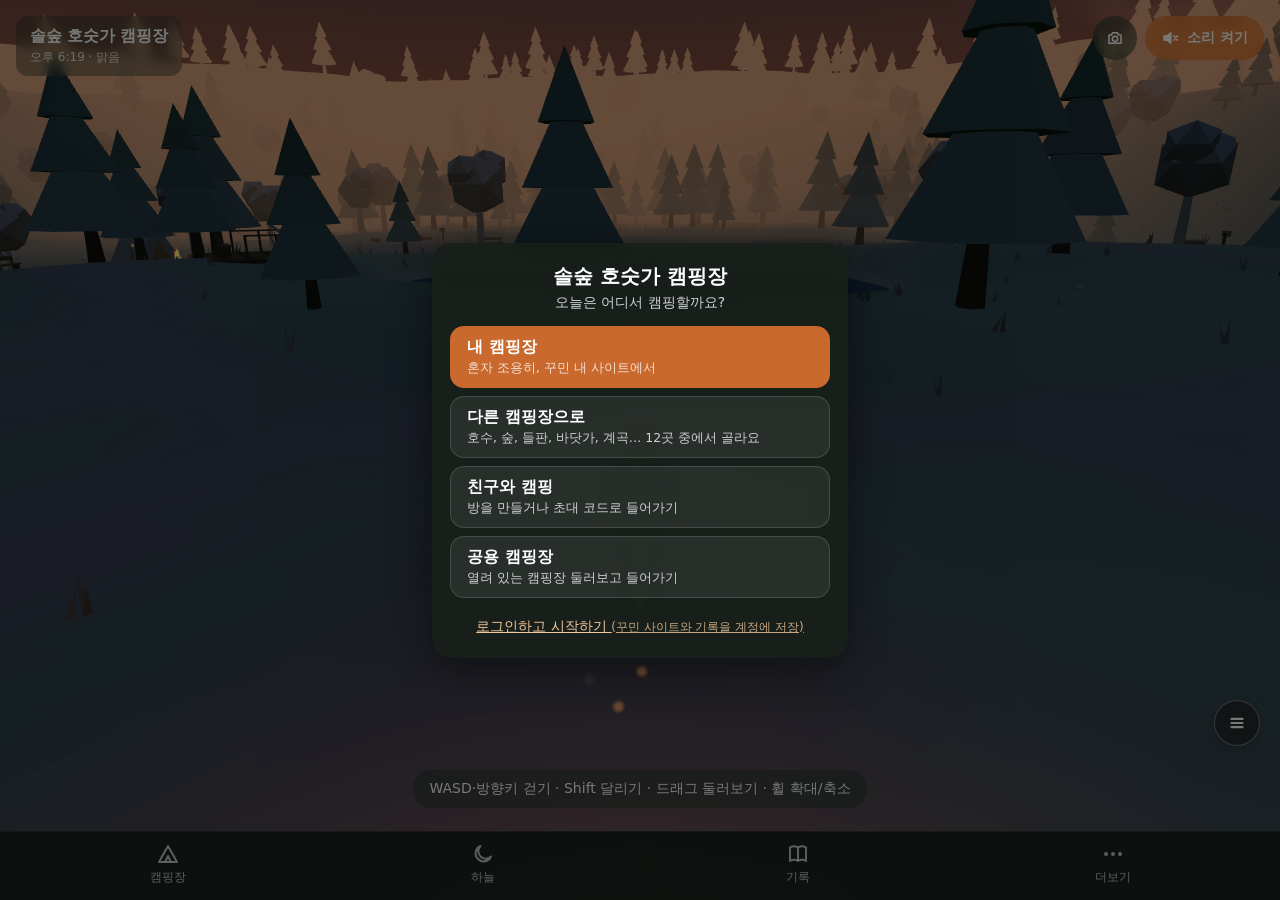
<file: index.html>
<!doctype html>
<html lang="ko">
  <head>
    <meta charset="UTF-8" />
    <meta
      name="viewport"
      content="width=device-width, initial-scale=1.0, maximum-scale=1.0, user-scalable=no, viewport-fit=cover, interactive-widget=resizes-content"
    />
    <meta name="theme-color" content="#0f1d2b" />
    <link rel="manifest" href="./manifest.webmanifest" />
    <link rel="icon" type="image/png" href="./icons/favicon-64.png" />
    <link rel="apple-touch-icon" href="./icons/apple-touch-icon.png" />
    <meta name="apple-mobile-web-app-capable" content="yes" />
    <meta name="apple-mobile-web-app-status-bar-style" content="black-translucent" />
    <meta name="apple-mobile-web-app-title" content="솔숲 캠핑장" />
    <title>솔숲 호숫가 캠핑장</title>
    <script type="module" crossorigin src="./assets/index-p2bHSOkL.js"></script>
    <link rel="stylesheet" crossorigin href="./assets/index-C5TDULiP.css">
  </head>
  <body>
    <div id="root"></div>
  </body>
</html>
</file>
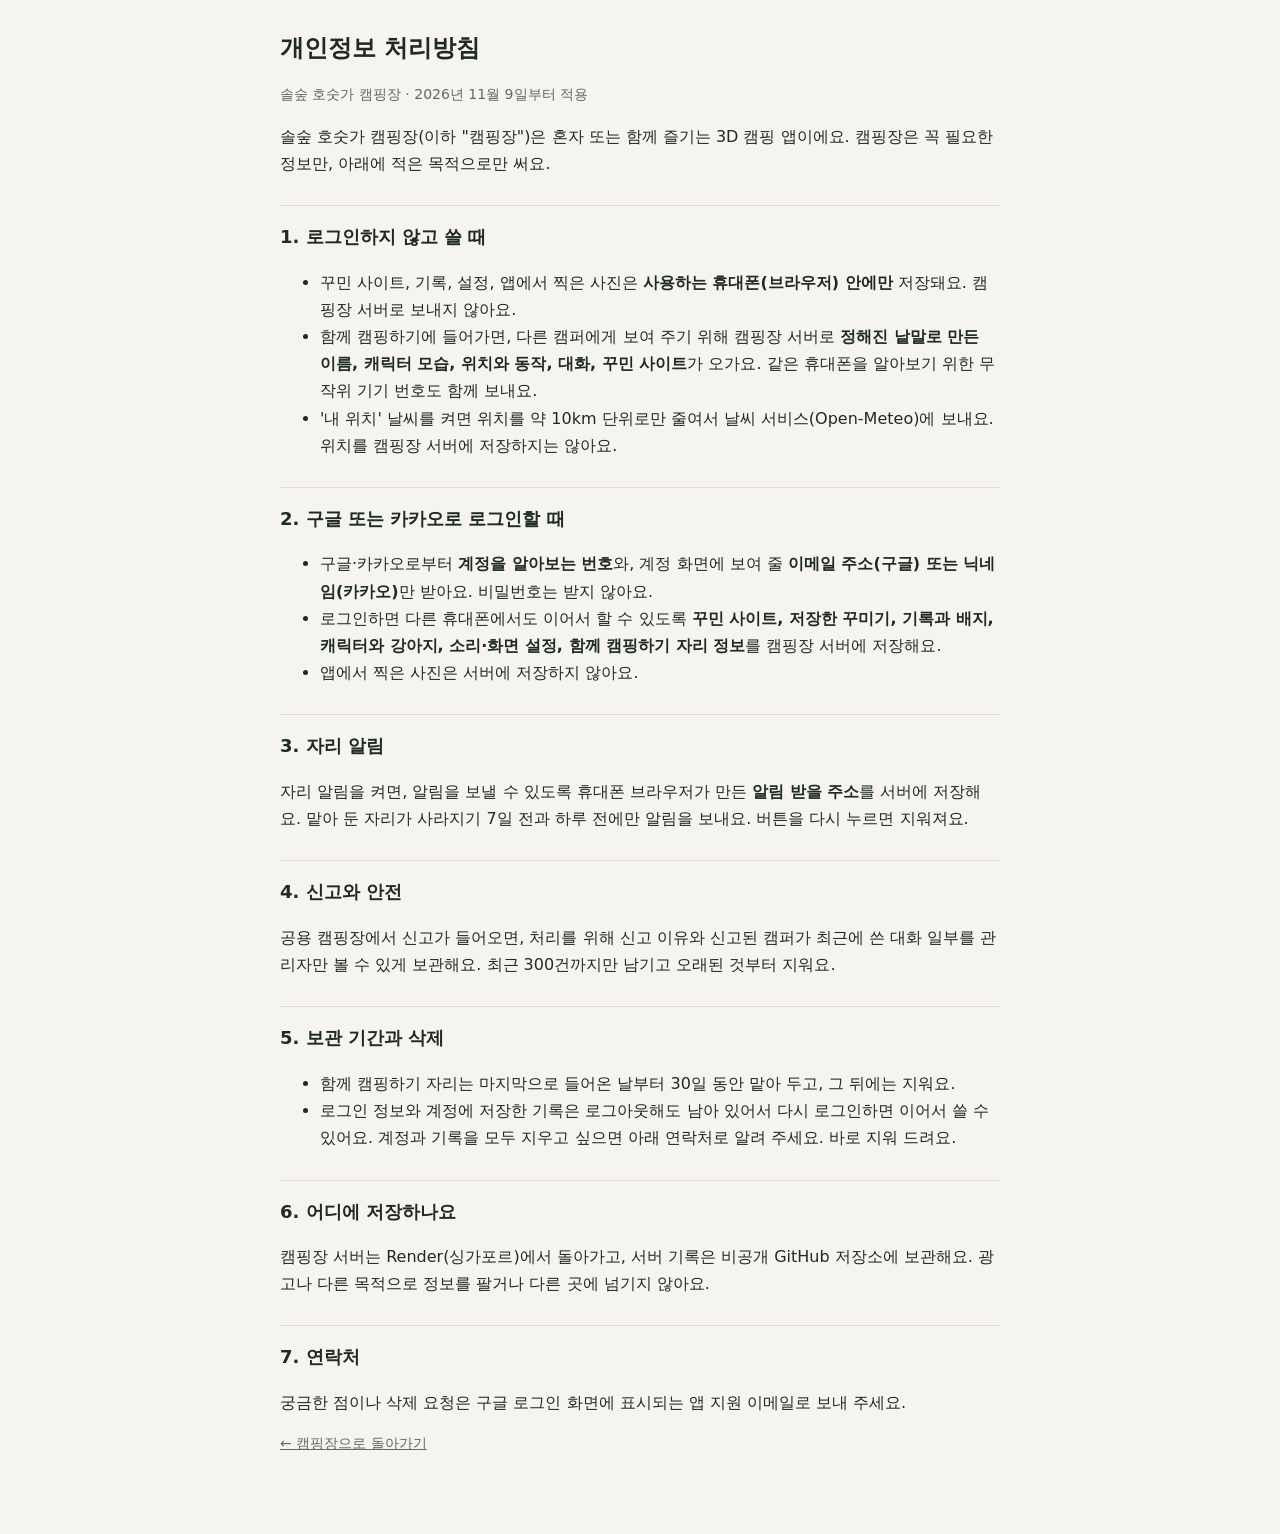
<file: privacy.html>
<!doctype html>
<html lang="ko">
<head>
<meta charset="utf-8" />
<meta name="viewport" content="width=device-width, initial-scale=1" />
<title>개인정보 처리방침 · 솔숲 호숫가 캠핑장</title>
<style>
  :root { --bg: #f6f4ef; --ink: #1f2a24; --soft: #5f6a63; --line: #e2ddd2; }
  @media (prefers-color-scheme: dark) { :root { --bg: #141815; --ink: #e8ece9; --soft: #a3ada6; --line: #2d352f; } }
  body { margin: 0; background: var(--bg); color: var(--ink); font: 16px/1.7 system-ui, -apple-system, "Apple SD Gothic Neo", "Malgun Gothic", sans-serif; }
  main { max-width: 720px; margin: 0 auto; padding: 28px 16px 64px; }
  h1 { font-size: 24px; margin: 0 0 4px; }
  h2 { font-size: 18px; margin: 28px 0 6px; padding-top: 16px; border-top: 1px solid var(--line); }
  p, li { color: var(--ink); }
  .soft { color: var(--soft); font-size: 14px; }
  a { color: inherit; }
</style>
</head>
<body>
<main>
  <h1>개인정보 처리방침</h1>
  <p class="soft">솔숲 호숫가 캠핑장 · 2026년 11월 9일부터 적용</p>

  <p>솔숲 호숫가 캠핑장(이하 "캠핑장")은 혼자 또는 함께 즐기는 3D 캠핑 앱이에요. 캠핑장은 꼭 필요한 정보만, 아래에 적은 목적으로만 써요.</p>

  <h2>1. 로그인하지 않고 쓸 때</h2>
  <ul>
    <li>꾸민 사이트, 기록, 설정, 앱에서 찍은 사진은 <strong>사용하는 휴대폰(브라우저) 안에만</strong> 저장돼요. 캠핑장 서버로 보내지 않아요.</li>
    <li>함께 캠핑하기에 들어가면, 다른 캠퍼에게 보여 주기 위해 캠핑장 서버로 <strong>정해진 낱말로 만든 이름, 캐릭터 모습, 위치와 동작, 대화, 꾸민 사이트</strong>가 오가요. 같은 휴대폰을 알아보기 위한 무작위 기기 번호도 함께 보내요.</li>
    <li>'내 위치' 날씨를 켜면 위치를 약 10km 단위로만 줄여서 날씨 서비스(Open-Meteo)에 보내요. 위치를 캠핑장 서버에 저장하지는 않아요.</li>
  </ul>

  <h2>2. 구글 또는 카카오로 로그인할 때</h2>
  <ul>
    <li>구글·카카오로부터 <strong>계정을 알아보는 번호</strong>와, 계정 화면에 보여 줄 <strong>이메일 주소(구글) 또는 닉네임(카카오)</strong>만 받아요. 비밀번호는 받지 않아요.</li>
    <li>로그인하면 다른 휴대폰에서도 이어서 할 수 있도록 <strong>꾸민 사이트, 저장한 꾸미기, 기록과 배지, 캐릭터와 강아지, 소리·화면 설정, 함께 캠핑하기 자리 정보</strong>를 캠핑장 서버에 저장해요.</li>
    <li>앱에서 찍은 사진은 서버에 저장하지 않아요.</li>
  </ul>

  <h2>3. 자리 알림</h2>
  <p>자리 알림을 켜면, 알림을 보낼 수 있도록 휴대폰 브라우저가 만든 <strong>알림 받을 주소</strong>를 서버에 저장해요. 맡아 둔 자리가 사라지기 7일 전과 하루 전에만 알림을 보내요. 버튼을 다시 누르면 지워져요.</p>

  <h2>4. 신고와 안전</h2>
  <p>공용 캠핑장에서 신고가 들어오면, 처리를 위해 신고 이유와 신고된 캠퍼가 최근에 쓴 대화 일부를 관리자만 볼 수 있게 보관해요. 최근 300건까지만 남기고 오래된 것부터 지워요.</p>

  <h2>5. 보관 기간과 삭제</h2>
  <ul>
    <li>함께 캠핑하기 자리는 마지막으로 들어온 날부터 30일 동안 맡아 두고, 그 뒤에는 지워요.</li>
    <li>로그인 정보와 계정에 저장한 기록은 로그아웃해도 남아 있어서 다시 로그인하면 이어서 쓸 수 있어요. 계정과 기록을 모두 지우고 싶으면 아래 연락처로 알려 주세요. 바로 지워 드려요.</li>
  </ul>

  <h2>6. 어디에 저장하나요</h2>
  <p>캠핑장 서버는 Render(싱가포르)에서 돌아가고, 서버 기록은 비공개 GitHub 저장소에 보관해요. 광고나 다른 목적으로 정보를 팔거나 다른 곳에 넘기지 않아요.</p>

  <h2>7. 연락처</h2>
  <p>궁금한 점이나 삭제 요청은 구글 로그인 화면에 표시되는 앱 지원 이메일로 보내 주세요.</p>

  <p class="soft"><a href="./">← 캠핑장으로 돌아가기</a></p>
</main>
</body>
</html>
</file>
<file: assets/index-C5TDULiP.css>
html,body,#root{margin:0;height:100%;overflow:hidden;background:#cbdde3;overscroll-behavior:none;-webkit-user-select:none;user-select:none;-webkit-touch-callout:none;-webkit-tap-highlight-color:transparent;font-family:Pretendard,Apple SD Gothic Neo,Malgun Gothic,system-ui,sans-serif}.app{position:fixed;top:0;right:0;bottom:0;left:0}.app canvas{display:block;filter:var(--view-filter, none)}.control-layer{position:fixed;top:0;right:0;bottom:0;left:0;z-index:1;touch-action:none;cursor:grab}.control-layer:active{cursor:grabbing}.joystick{position:fixed;width:112px;height:112px;margin:-56px 0 0 -56px;border-radius:50%;background:#ffffff2e;border:2px solid rgba(255,255,255,.55);opacity:0;pointer-events:none;transition:opacity .12s}.joystick.active{opacity:1}.joystick-knob{position:absolute;left:50%;top:50%;width:50px;height:50px;border-radius:50%;background:#ffffffd9;box-shadow:0 2px 8px #0003;transform:translate(-50%,-50%)}.hud{position:fixed;top:0;right:0;bottom:0;left:0;z-index:2;pointer-events:none;padding:max(16px,env(safe-area-inset-top)) max(16px,env(safe-area-inset-right)) max(16px,env(safe-area-inset-bottom)) max(16px,env(safe-area-inset-left));color:#fff}.hud-button{pointer-events:auto;display:inline-flex;align-items:center;gap:8px;border:0;border-radius:999px;color:#fff;font:inherit;font-weight:600;background:#1e2d238c;backdrop-filter:blur(6px);-webkit-backdrop-filter:blur(6px);cursor:pointer;touch-action:manipulation;transition:opacity .6s,background .2s}.hud-button:active{background:#1e2d23bf}.top-right{position:absolute;z-index:3;top:max(16px,env(safe-area-inset-top));right:max(16px,env(safe-area-inset-right));display:flex;align-items:center;gap:8px}.sound-button.on{width:44px;padding:0;justify-content:center;background:#d6702ce6}.sound-button,.clock-button{min-height:44px;padding:0 16px;font-size:14px}.clock-button{font-variant-numeric:tabular-nums}.sky-area{display:flex;flex-direction:column;align-items:flex-end;gap:8px}.sky-panel{pointer-events:auto;box-sizing:border-box;width:min(340px,calc(100vw - 32px));padding:14px;border-radius:16px;background:#18221eb8;backdrop-filter:blur(8px);-webkit-backdrop-filter:blur(8px);display:flex;flex-direction:column;gap:12px}.sky-row{display:flex;flex-direction:column;gap:6px}.sky-label{font-size:12px;opacity:.75}.chips{display:flex;flex-wrap:wrap;gap:6px}.chip{min-height:32px;padding:0 12px;border:1px solid rgba(255,255,255,.28);border-radius:999px;background:#ffffff14;color:#fff;font:inherit;font-size:13px;cursor:pointer;touch-action:manipulation}.chip.on{background:#d6702ce6;border-color:transparent;font-weight:600}.sky-note{margin:0;font-size:12px;opacity:.7;line-height:1.45}.sound-row{display:flex;gap:8px}.icon-button{width:44px;height:44px;justify-content:center;padding:0}.icon-button.open{background:#d6702ce6}.volume-row{display:grid;grid-template-columns:92px 1fr 46px;align-items:center;gap:10px;min-height:36px;font-size:14px}.volume-value{font-size:13px;text-align:right;font-variant-numeric:tabular-nums;opacity:.85}.volume-row input[type=range]{width:100%;height:28px;margin:0;accent-color:#d6702c;touch-action:pan-x;cursor:pointer}.sound-panel-foot{display:flex;align-items:center;justify-content:space-between;gap:10px;padding-top:2px}.sound-panel-foot .chip{flex:none}.sound-button.attention{background:#d6702cd9;animation:pulse 2.4s ease-in-out infinite}@keyframes pulse{0%,to{box-shadow:0 0 #ffa0508c}50%{box-shadow:0 0 0 10px #ffa05000}}.action-stack{position:absolute;right:max(20px,env(safe-area-inset-right));bottom:max(96px,calc(env(safe-area-inset-bottom) + 84px));display:flex;flex-direction:column;align-items:flex-end;gap:10px}.action-stack.above-tray{bottom:max(200px,calc(env(safe-area-inset-bottom) + 188px))}.action-button{min-height:44px;padding:0 18px;font-size:14.5px;background:#d6702ce6;box-shadow:0 4px 14px #00000040}.action-button:active{background:#b45a1ef2}.action-button.quiet{min-height:40px;font-size:13.5px;background:#1e2d2399}.action-button.bite{background:#c83c28f2;animation:pulse .6s ease-in-out infinite}.action-button.roast{background:#965f28eb}.notice{position:absolute;top:max(150px,calc(env(safe-area-inset-top) + 134px));left:50%;transform:translate(-50%);width:max-content;max-width:calc(100vw - 32px);box-sizing:border-box;padding:10px 18px;border-radius:18px;background:#1e2d23bf;backdrop-filter:blur(6px);-webkit-backdrop-filter:blur(6px);font-size:15px;font-weight:600;text-align:center;animation:notice-in .25s ease-out}@keyframes notice-in{0%{opacity:0;transform:translate(-50%,-6px)}}.action-button:disabled{opacity:.45;cursor:default}.decor-tray{pointer-events:auto;position:absolute;left:max(12px,env(safe-area-inset-left));right:max(12px,env(safe-area-inset-right));bottom:max(12px,env(safe-area-inset-bottom));max-width:640px;margin:0 auto;box-sizing:border-box;padding:12px;border-radius:18px;background:#18221ec7;backdrop-filter:blur(8px);-webkit-backdrop-filter:blur(8px);display:flex;flex-direction:column;gap:10px}.decor-head{display:flex;justify-content:space-between;align-items:center;gap:8px}.decor-head-end{display:flex;gap:6px;flex:none}.undo-chip{flex:none;min-width:42px;padding:0 10px;font-size:18px}.chip:disabled{opacity:.35;cursor:default}.done-chip{flex:none;background:#d6702ce6;border-color:transparent;font-weight:600}.decor-items{display:flex;gap:8px;overflow-x:auto;padding-bottom:2px;touch-action:pan-x;scrollbar-width:none}.decor-card{flex:none;min-width:60px;min-height:42px;padding:0 12px;border:1px solid rgba(255,255,255,.22);border-radius:14px;background:#ffffff1a;color:#fff;font:inherit;font-size:13.5px;font-weight:600;cursor:pointer;touch-action:manipulation}.decor-tabs{display:flex;gap:6px;overflow-x:auto;scrollbar-width:none;touch-action:pan-x;min-width:0}.decor-tabs .chip{flex:none}.edit-title{font-size:15px}.edit-body{display:flex;align-items:center;gap:14px}.pad{flex:none;display:grid;grid-template-columns:repeat(3,46px);grid-template-rows:repeat(3,40px);gap:3px}.pad-btn,.turn-btn{border:1px solid rgba(255,255,255,.22);border-radius:12px;background:#ffffff1f;color:#fff;font:inherit;font-size:16px;cursor:pointer;touch-action:none;-webkit-user-select:none;user-select:none}.pad-btn:active,.turn-btn:active{background:#d6702ce6}.pad-btn.up{grid-area:1 / 2}.pad-btn.left{grid-area:2 / 1}.pad-btn.right{grid-area:2 / 3}.pad-btn.down{grid-area:3 / 2}.edit-side{flex:1;min-width:0;display:flex;flex-direction:column;gap:10px}.turn-row{display:flex;align-items:center;gap:8px}.turn-btn{width:52px;height:46px;font-size:22px}.turn-deg{min-width:44px;text-align:center;font-variant-numeric:tabular-nums;font-size:15px}.sign-text{display:flex;gap:6px}.sign-text input{flex:1;min-width:0;height:36px;padding:0 10px;box-sizing:border-box;border:1px solid rgba(255,255,255,.3);border-radius:10px;background:#ffffff1f;color:#fff;font:inherit;font-size:16px;-webkit-user-select:text;user-select:text}.sign-text input::placeholder{color:#ffffff8c}.swatches.small{gap:8px}.swatches.small .swatch{width:30px;height:30px}.decor-card.on{background:#d6702ce6;border-color:transparent}.decor-guide{font-size:13px;opacity:.9}.decor-guide.warn{color:#ffb4a8;opacity:1;font-weight:600}.decor-card:disabled{opacity:.4}.decor-tent{display:flex;flex-direction:column;gap:10px}.swatches{display:flex;gap:10px;flex-wrap:wrap}.swatch{width:38px;height:38px;border-radius:50%;border:2px solid rgba(255,255,255,.35);cursor:pointer;touch-action:manipulation}.swatch.on{border:3px solid #fff;box-shadow:0 0 0 2px #d6702ce6}.action-button kbd{font:inherit;font-size:12px;padding:2px 7px;border-radius:6px;background:#ffffff40}.title-card{transition:opacity .8s;display:inline-flex;flex-direction:column;gap:2px;padding:10px 14px;border-radius:12px;background:#1e2d236b;backdrop-filter:blur(6px);-webkit-backdrop-filter:blur(6px)}.title-main{font-size:16px;font-weight:700;letter-spacing:-.01em}.title-sub{font-size:12px;opacity:.8}.hint{position:absolute;left:16px;right:16px;bottom:max(28px,calc(env(safe-area-inset-bottom) + 16px));width:fit-content;margin:0 auto;box-sizing:border-box;padding:10px 16px;border-radius:18px;background:#1e2d2380;backdrop-filter:blur(6px);-webkit-backdrop-filter:blur(6px);font-size:14px;text-align:center;text-wrap:balance;transition:opacity .8s}.joystick-ghost{position:absolute;left:max(40px,calc(env(safe-area-inset-left) + 24px));bottom:max(96px,calc(env(safe-area-inset-bottom) + 80px));width:96px;height:96px;border-radius:50%;border:2px dashed rgba(255,255,255,.6);display:flex;align-items:center;justify-content:center;font-size:13px;transition:opacity .8s}.joystick-ghost.dim{opacity:.4}.hidden{opacity:0}@media (max-width: 480px){.hint{font-size:13px}}.fire-bar{pointer-events:auto;position:absolute;left:50%;bottom:max(20px,calc(env(safe-area-inset-bottom) + 12px));transform:translate(-50%);display:flex;flex-wrap:wrap;justify-content:center;gap:8px;width:max-content;max-width:calc(100vw - 24px);transition:opacity 1.2s}.fire-bar.sleepy{opacity:.12}.fire-btn{min-height:44px;padding:0 16px;font-size:14px}.fire-btn.on{background:#d6702cd9}.fire-btn:disabled{opacity:.45}.photo-flash{position:fixed;top:0;right:0;bottom:0;left:0;background:#fff;opacity:.7;pointer-events:none;animation:photo-flash .18s ease-out forwards}@keyframes photo-flash{to{opacity:0}}.emote-menu{display:flex;flex-direction:column;align-items:flex-end;gap:8px}.action-button.open{background:#d6702ce6}.slots{display:flex;flex-direction:column;gap:8px}.slot-row{display:flex;gap:6px;align-items:center}.slot-row input{flex:1;min-width:0;height:36px;padding:0 10px;box-sizing:border-box;border:1px solid rgba(255,255,255,.3);border-radius:10px;background:#ffffff1f;color:#fff;font:inherit;font-size:16px;-webkit-user-select:text;user-select:text}.slot-row .chip{flex:none}.sound-panel .sky-row{padding-top:4px}.warp-fade{position:fixed;top:0;right:0;bottom:0;left:0;background:#0b0f0c;opacity:0;pointer-events:none;transition:opacity .35s}.warp-fade.on{opacity:1}.records-panel{position:relative;z-index:3;max-height:min(70vh,560px);overflow-y:auto}.records-list{display:flex;flex-direction:column;gap:6px}.badge-row{display:flex;align-items:center;gap:10px;padding:6px 4px;opacity:.6}.badge-row.got{opacity:1}.badge-mark{width:22px;text-align:center;font-size:16px;color:#f2c14e}.badge-text{display:flex;flex-direction:column;font-size:13px;line-height:1.35}.badge-text span{font-size:12px;opacity:.8}.album-grid{display:grid;grid-template-columns:repeat(3,1fr);gap:6px}.album-thumb{padding:0;border:0;border-radius:8px;overflow:hidden;aspect-ratio:1;background:#ffffff14;cursor:pointer}.album-thumb img{width:100%;height:100%;object-fit:cover;display:block}.photo-viewer{pointer-events:auto;position:fixed;top:0;right:0;bottom:0;left:0;z-index:10;background:#080a09eb;display:flex;flex-direction:column;align-items:center;justify-content:center;gap:12px;padding:16px;box-sizing:border-box}.photo-viewer img{max-width:100%;max-height:calc(100% - 70px);border-radius:10px}.photo-viewer-bar{display:flex;flex-wrap:wrap;align-items:center;justify-content:center;gap:8px}.scope-view{position:fixed;top:0;right:0;bottom:0;left:0;pointer-events:none;background:radial-gradient(circle at 50% 50%,transparent 0,transparent min(42vw,42vh),rgba(0,0,0,.92) calc(min(42vw,42vh) + 6px))}.scope-label{position:absolute;left:0;top:0;color:#c8d7ffd9;font-size:14px;font-weight:600;letter-spacing:.05em;text-shadow:0 0 6px rgba(0,0,0,.8);transition:opacity .6s;white-space:nowrap}.scope-hint{position:absolute;bottom:max(24px,calc(env(safe-area-inset-bottom) + 12px));left:0;right:0;margin:0;text-align:center;font-size:13px;opacity:.7}.emote-grid{display:grid;grid-template-columns:repeat(2,auto);gap:8px;justify-content:end}.emote-grid .action-button{min-width:0;padding-left:14px;padding-right:14px}.round-row{display:flex;gap:8px;justify-content:flex-end;align-items:center}.round-button{min-width:46px;height:46px;padding:0 12px;justify-content:center;border-radius:23px;background:#1e2d2399;box-shadow:0 4px 14px #00000040;font-size:13px;gap:4px}.round-button.open{background:#d6702ce6}.round-button.home{background:#2f6f8fd9}.emote-menu .action-button.quiet{min-height:38px;padding-left:12px;padding-right:12px;font-size:13px}.emote-menu.compact{gap:6px}.emote-groups,.emote-items{display:flex;gap:6px;justify-content:flex-end;flex-wrap:wrap;max-width:260px}.emote-chip{pointer-events:auto;min-height:34px;padding:0 12px;border:0;border-radius:17px;background:#1e2d23b8;color:#fff;font:inherit;font-size:13px;font-weight:600;box-shadow:0 2px 8px #00000040;cursor:pointer}.emote-chip.group{min-width:56px}.emote-chip.on{background:#d6702ceb}.emote-items .emote-chip{background:#ffffffeb;color:#1d2621}.round-button[aria-label=동작]{width:46px;padding:0;background:#1c1c1cd9;border:1px solid rgba(255,255,255,.35)}.round-button[aria-label=동작].open{background:#d6702ceb}.emote-chip.group.home{background:#2f6f8fe6}.fire-music{flex-basis:100%;display:flex;flex-wrap:wrap;justify-content:center;align-items:center;gap:6px;padding:6px 10px;border-radius:22px;background:#141c188c}.fire-music-label{color:#fff;font-size:13px;font-weight:600;margin-right:2px}.account-buttons{display:flex;flex-direction:column;align-items:center;gap:10px;margin:12px 0}.google-box{min-height:44px}.kakao-button{display:inline-flex;align-items:center;justify-content:center;gap:8px;width:260px;height:44px;border:0;border-radius:22px;background:#fee500;color:#000000d9;font:inherit;font-size:15px;font-weight:600;cursor:pointer}.account-actions{display:flex;gap:8px;margin:10px 0}.account-choice{position:fixed;top:0;right:0;bottom:0;left:0;z-index:50;display:grid;place-items:center;padding:16px;background:#00000080;pointer-events:auto}.account-choice-card{display:flex;flex-direction:column;gap:10px;width:min(360px,100%);padding:18px;border-radius:16px;background:#18201bf5;color:#fff}.account-choice-card p{margin:0 0 4px;font-size:14px;line-height:1.5}.account-choice-card .hud-button{flex-direction:column;align-items:flex-start;gap:2px;min-height:56px;padding:8px 14px}.account-choice-card small{font-size:12px;font-weight:400;opacity:.8}.avatar-random{display:flex;flex-direction:column;gap:6px;margin:4px 0 10px}.dog-bond{display:flex;flex-direction:column;gap:2px}.dog-bond strong{color:#f2a28f;font-size:14px}.dog-bond small{opacity:.75;font-size:12px}.dog-tag>span{font-size:11px;background:#78461e99}.dog-bubble{font-size:14px}@media (max-height: 500px) and (min-aspect-ratio: 4/3){.decor-tray{left:auto;top:72px;right:max(10px,env(safe-area-inset-right));bottom:max(10px,env(safe-area-inset-bottom));width:min(320px,38vw);max-width:none;margin:0;padding:10px;gap:8px;overflow-y:auto;overscroll-behavior:contain;scrollbar-width:thin}.decor-tray .decor-head{flex-direction:column;align-items:stretch}.decor-tray .decor-tabs{flex-wrap:wrap;overflow:visible}.decor-tray .decor-head-end{justify-content:flex-end}.decor-tray .decor-items{flex-wrap:wrap;overflow:visible;touch-action:auto}.decor-tray .decor-card{min-width:0;min-height:34px;padding:0 9px;font-size:12.5px;flex:1 1 auto}.decor-tray .chip{min-height:30px;padding:0 9px;font-size:12px}.decor-tray .decor-guide{font-size:12px}}.update-banner{position:absolute;top:calc(env(safe-area-inset-top) + 68px);left:50%;transform:translate(-50%);z-index:30;display:flex;align-items:center;gap:8px;width:max-content;max-width:calc(100vw - 32px);box-sizing:border-box;padding:6px 6px 6px 14px;border-radius:999px;background:#1e2d23d9;backdrop-filter:blur(6px);-webkit-backdrop-filter:blur(6px);color:#fff;font-size:13.5px;font-weight:600;animation:notice-in .25s ease-out}.update-banner .chip.on{background:#d9773a;border-color:#d9773a}.update-close{width:28px;height:28px;border:0;border-radius:50%;background:transparent;color:#ffffffbf;font-size:18px;line-height:1;cursor:pointer}.start-chooser{position:fixed;top:0;right:0;bottom:0;left:0;z-index:40;display:grid;place-items:center;padding:max(16px,env(safe-area-inset-top)) 16px max(16px,env(safe-area-inset-bottom));background:#080c0a8c;pointer-events:auto;animation:start-fade .35s ease-out}@keyframes start-fade{0%{opacity:0}}.start-card{display:flex;flex-direction:column;gap:14px;width:min(380px,100%);max-height:100%;overflow-y:auto;padding:20px 18px 16px;border-radius:20px;background:#18201bf5;color:#fff;box-shadow:0 12px 40px #00000073}.start-head{display:flex;flex-direction:column;gap:4px;text-align:center}.start-head strong{font-size:20px}.start-head span{font-size:14px;opacity:.8}.start-options{display:flex;flex-direction:column;gap:8px}.start-option{display:flex;flex-direction:column;align-items:flex-start;gap:2px;min-height:58px;padding:10px 16px;border:1px solid rgba(255,255,255,.14);border-radius:14px;background:#ffffff12;color:inherit;font:inherit;text-align:left;cursor:pointer}.start-option strong{font-size:16px}.start-option small{font-size:12.5px;opacity:.78}.start-option.main{border-color:transparent;background:#c9692e}.start-option:active{transform:scale(.98)}.start-login{padding:6px;border:0;background:none;color:#f2c79b;font:inherit;font-size:14px;text-decoration:underline;cursor:pointer}.start-login small{font-size:12px;opacity:.8}@media (max-height: 500px) and (min-aspect-ratio: 4/3){.start-card{width:min(620px,100%);gap:10px;padding:14px 16px 10px}.start-head strong{font-size:18px}.start-options{display:grid;grid-template-columns:1fr 1fr}.start-option{min-height:54px}}@media (max-aspect-ratio: 4/3){.start-chooser{padding:0;place-items:stretch;background:#080c0a66}.start-card{width:100%;max-height:none;height:100%;box-sizing:border-box;justify-content:center;gap:18px;padding:max(28px,env(safe-area-inset-top)) 20px max(24px,env(safe-area-inset-bottom));border-radius:0;background:#141c17f0;box-shadow:none}.start-head strong{font-size:24px}.start-head span{font-size:16px}.start-options{gap:10px}.start-option{min-height:68px;padding:12px 18px}.start-option strong{font-size:17px}.start-option small{font-size:13.5px}.start-card .layout-list{max-height:none;flex:0 1 auto;min-height:0}}@media (max-aspect-ratio: 4/3){.start-card .layout-list{flex:1 1 auto;overflow-y:auto}}.tab-bar{pointer-events:auto;position:absolute;z-index:4;left:0;right:0;bottom:0;display:grid;grid-template-columns:repeat(4,minmax(0,1fr));gap:4px;padding:6px max(12px,env(safe-area-inset-right)) max(10px,env(safe-area-inset-bottom)) max(12px,env(safe-area-inset-left));background:#0e1311e6;backdrop-filter:blur(8px);-webkit-backdrop-filter:blur(8px);border-top:1px solid rgba(255,255,255,.08);transition:transform .25s,opacity .25s}.tab-bar.away{transform:translateY(100%);opacity:0;pointer-events:none}.tab-bar button{min-height:52px;border:0;background:none;color:#ebf0eccc;font:inherit;font-size:12px;font-weight:500;display:flex;flex-direction:column;align-items:center;justify-content:center;gap:3px;cursor:pointer;touch-action:manipulation}.tab-bar button.on{color:#f0a060;font-weight:700}.hud.with-tabs .action-stack{bottom:calc(max(96px,calc(env(safe-area-inset-bottom) + 84px)) + 58px)}.hud.with-tabs .joystick-ghost{bottom:calc(max(96px,calc(env(safe-area-inset-bottom) + 80px)) + 58px)}.hud.with-tabs .hint{bottom:calc(max(28px,calc(env(safe-area-inset-bottom) + 16px)) + 64px)}.tab-sheet{pointer-events:auto;position:absolute;z-index:4;left:0;right:0;bottom:calc(58px + max(10px,env(safe-area-inset-bottom)));max-width:560px;max-height:min(72vh,660px);margin:0 auto;box-sizing:border-box;display:flex;flex-direction:column;border-radius:22px 22px 0 0;background:#121815f2;backdrop-filter:blur(10px);-webkit-backdrop-filter:blur(10px);box-shadow:0 -8px 24px #00000040;animation:sheet-in .22s ease-out}@keyframes sheet-in{0%{transform:translateY(24px);opacity:0}}.sheet-handle{flex:none;align-self:center;width:40px;height:4px;margin-top:8px;border-radius:2px;background:#ffffff40}.sheet-head{flex:none;display:flex;align-items:center;gap:6px;padding:2px 6px 4px 16px}.sheet-head h2{margin:0;font-size:19px;font-weight:700;white-space:nowrap}.sheet-sub{flex:1;min-width:0;margin-left:6px;font-size:12px;opacity:.75;white-space:nowrap;overflow:hidden;text-overflow:ellipsis}.sheet-icon{flex:none;width:44px;height:44px;border:0;border-radius:22px;background:none;color:#fff;display:flex;align-items:center;justify-content:center;cursor:pointer}.sheet-head .sheet-icon:first-child{margin-left:-10px}.sheet-icon.close{margin-left:auto;opacity:.8}.sheet-body{overflow-y:auto;overscroll-behavior:contain;touch-action:pan-y;padding:4px 16px 18px}.sheet-cols{display:flex;flex-direction:column;gap:14px}.camp-map{display:block;flex:none;width:100%;border-radius:16px}.camp-layout,.camp-side{display:flex;flex-direction:column;gap:14px}.sheet-grid{display:grid;grid-template-columns:repeat(2,minmax(0,1fr));gap:8px}.sheet-btn{min-height:40px;border-radius:14px;border:1px solid rgba(255,255,255,.14);background:#ffffff0f;color:#fff;font:inherit;font-size:13.5px;font-weight:500;cursor:pointer;touch-action:manipulation}.sheet-btn:active{background:#ffffff24}.sheet-btn.main{border-color:transparent;background:#d6702ceb;font-weight:700}.sheet-sep{flex:none;height:1px;background:#ffffff14}.sheet-field{display:flex;flex-direction:column;gap:8px}.field-head{display:flex;justify-content:space-between;font-size:14px;font-variant-numeric:tabular-nums}.accent{color:#f0a060}.sheet-field input[type=range]{width:100%;height:28px;margin:0;accent-color:#d6702c;touch-action:pan-x;cursor:pointer}.field-scale{display:flex;justify-content:space-between;font-size:11px;opacity:.65}.field-title{font-size:14px;font-weight:600}.sheet-toggle{display:flex;align-items:center;justify-content:space-between;gap:12px}.sheet-toggle>span{display:flex;flex-direction:column;gap:2px;font-size:14px}.sheet-toggle>span>span{font-size:12px;opacity:.7}.switch{flex:none;width:52px;height:30px;padding:3px;border:0;border-radius:15px;background:#fff3;display:flex;cursor:pointer;transition:background .2s}.switch span{width:24px;height:24px;border-radius:12px;background:#f4f1ea;transition:transform .2s}.switch.on{background:#d6702c}.switch.on span{transform:translate(22px)}.sun-moon{margin:0;padding:10px 12px;border-radius:12px;background:#ffffff0d;display:flex;flex-wrap:wrap;justify-content:space-between;gap:4px 12px;font-size:13px}.sheet-list{flex:none;display:flex;flex-direction:column;border-radius:16px;overflow:hidden;background:#ffffff0d}.list-row{display:flex;align-items:center;gap:14px;padding:13px 14px;border:0;border-bottom:1px solid rgba(255,255,255,.07);background:none;color:#fff;font:inherit;text-align:left;text-decoration:none;cursor:pointer;touch-action:manipulation}.list-row:last-child{border-bottom:0}.list-row:active{background:#ffffff0f}.list-row.static{cursor:default}.list-icon{flex:none;width:38px;height:38px;border-radius:12px;background:#d6702c33;color:#f0a060;display:flex;align-items:center;justify-content:center}.list-icon.plain{background:#ffffff14;color:#dfe5e0}.list-text{flex:1;min-width:0;display:flex;flex-direction:column;gap:2px}.list-text strong{font-size:15px}.list-text span{font-size:12px;opacity:.72;line-height:1.45}.list-arrow{opacity:.6;font-size:22px}.sky-note.center{text-align:center}.credit-card{display:flex;flex-direction:column;gap:5px;padding:14px;border-radius:16px;background:#ffffff0d;font-size:13px;line-height:1.5}.credit-kind{font-size:12px;font-weight:700;color:#f0a060}.credit-meta{font-size:12px;opacity:.8}.credit-card a{color:#f0a060}.segmented{display:grid;grid-auto-flow:column;grid-auto-columns:minmax(0,1fr);gap:4px;padding:4px;border-radius:14px;background:#ffffff0f}.segmented button{min-height:38px;padding:0 4px;white-space:nowrap;border:0;border-radius:10px;background:none;color:#e6ebe7;font:inherit;font-size:13px;cursor:pointer;touch-action:manipulation}.segmented button.on{background:#d6702ceb;color:#fff;font-weight:700}@media (max-height: 500px) and (min-aspect-ratio: 4/3){.tab-bar{padding-top:2px;padding-bottom:max(4px,env(safe-area-inset-bottom))}.tab-bar button{min-height:42px;flex-direction:row;gap:6px;font-size:13px}.tab-sheet{bottom:calc(44px + max(4px,env(safe-area-inset-bottom)));max-height:calc(100vh - 110px);max-width:720px}.camp-layout{flex-direction:row;align-items:flex-start}.camp-layout .camp-map{width:auto;height:calc(100vh - 200px);max-height:260px}.camp-side{flex:1;min-width:0}.hud.with-tabs .action-stack,.hud.with-tabs .joystick-ghost{bottom:calc(max(24px,calc(env(safe-area-inset-bottom) + 16px)) + 52px)}.hud.with-tabs .hint{bottom:56px}}.list-row:disabled{cursor:default;opacity:.85}.journal-day{display:flex;flex-direction:column;gap:4px;padding:12px 14px;border-radius:14px;background:#ffffff0d;font-size:14px}.journal-day ul{margin:2px 0 0;padding-left:18px;font-size:13px;line-height:1.6;opacity:.85}.sun-moon .tonight{flex-basis:100%;opacity:.85}.crash{position:fixed;top:0;right:0;bottom:0;left:0;display:flex;flex-direction:column;align-items:center;justify-content:center;gap:14px;background:#0f1d2b;color:#fff;font-size:16px}.slot-row.in-use input{border-color:#d6702ce6}.plain-fieldset{margin:0;padding:0;border:0;min-width:0;display:flex;flex-direction:column;gap:14px}.plain-fieldset:disabled{opacity:.5}.sky-note.warn{color:#ffc08a;opacity:1}.together{display:flex;flex-direction:column;gap:10px}.together-row{display:flex;align-items:center;gap:8px;font-size:13px}.together-row>span{flex:none;opacity:.8}.together input[type=text],.together select,.chat-input input{flex:1;min-width:0;height:40px;box-sizing:border-box;padding:0 12px;border-radius:12px;border:1px solid rgba(255,255,255,.2);background:#ffffff14;color:#fff;font:inherit;font-size:15px;-webkit-user-select:text;user-select:text}.together select option{color:#111}.room-code{display:flex;align-items:center;justify-content:space-between;gap:10px;padding:10px 14px;border-radius:14px;background:#d6702c29}.room-code strong{font-size:22px;letter-spacing:.04em;font-variant-numeric:tabular-nums}.member-list{margin:0;padding:0;list-style:none;display:flex;flex-direction:column;gap:6px;font-size:14px}.member-row{display:flex;align-items:center;gap:6px}.member-row>span{flex:1;min-width:0}.member-row .chip{min-height:32px;padding:0 10px;font-size:13px}.chat-button{position:relative}.chat-button .badge{position:absolute;top:-2px;right:-2px;min-width:18px;height:18px;padding:0 4px;box-sizing:border-box;border-radius:9px;background:#e0483a;font-size:11px;line-height:18px;text-align:center}.chat-panel{pointer-events:auto;position:absolute;z-index:4;left:0;right:0;bottom:calc(58px + max(10px,env(safe-area-inset-bottom)));max-width:560px;height:min(46vh,420px);margin:0 auto;box-sizing:border-box;padding:10px 12px 12px;display:flex;flex-direction:column;gap:8px;border-radius:20px 20px 0 0;background:#121815f2;backdrop-filter:blur(10px);-webkit-backdrop-filter:blur(10px)}.chat-list{flex:1;overflow-y:auto;overscroll-behavior:contain;touch-action:pan-y;display:flex;flex-direction:column;gap:4px}.chat-line{margin:0;font-size:14px;line-height:1.45;-webkit-user-select:text;user-select:text}.chat-line strong{color:#f0a060;margin-right:4px}.chat-line.mine strong{color:#9fd0ff}.chat-line.system{opacity:.7;font-size:13px}.chat-presets{flex:none;display:flex;gap:6px;overflow-x:auto;touch-action:pan-x;padding-bottom:2px}.chat-presets .chip{flex:none;min-height:34px;font-size:13px}.chat-input{flex:none;display:flex;gap:6px;align-items:center}.chat-input .chip{flex:none;padding:0 10px;font-size:13px}.peer-tag{display:flex;flex-direction:column;align-items:center;gap:4px;transform:translateY(-50%);font-family:Pretendard,Apple SD Gothic Neo,Malgun Gothic,system-ui,sans-serif}.peer-tag>span{padding:2px 8px;border-radius:8px;background:#00000080;color:#fff;font-size:12px;font-weight:600;white-space:nowrap}.peer-bubble{max-width:180px;padding:6px 10px;border-radius:12px;background:#ffffffeb;color:#1d2621;font-family:Pretendard,Apple SD Gothic Neo,Malgun Gothic,system-ui,sans-serif;font-size:13px;line-height:1.35;text-align:center;word-break:keep-all;white-space:normal;width:max-content}.peer-bubble.mine{transform:translateY(-120%)}.chat-button{position:absolute;top:calc(max(16px,env(safe-area-inset-top)) + 58px);left:max(16px,env(safe-area-inset-left));z-index:3}.room-setup{display:flex;flex-direction:column;gap:10px;padding:12px;border-radius:14px;background:#ffffff0d}.stepper{display:flex;align-items:center;gap:8px}.stepper .chip{min-width:40px;font-size:18px}.stepper strong{min-width:42px;text-align:center;font-variant-numeric:tabular-nums}.together-row .row-hint{font-size:12px;opacity:.6}.room-code.visiting{background:#5a96dc2e;font-size:14px}.member-block{display:flex;flex-direction:column;gap:6px}.report-reasons{display:flex;flex-wrap:wrap;align-items:center;gap:6px;padding:8px 10px;border-radius:12px;background:#e0483a1f;font-size:13px}.report-reasons .chip{min-height:32px;padding:0 10px;font-size:13px}.chat-presets.gestures .chip{background:#d6702c33}.camp-list{margin:0;padding:0;list-style:none;display:flex;flex-direction:column;gap:6px;max-height:240px;overflow-y:auto;overscroll-behavior:contain}.camp-row{display:flex;align-items:center;justify-content:space-between;gap:8px;padding:8px 10px;border-radius:12px;background:#ffffff0f}.camp-row>span{display:flex;flex-direction:column;min-width:0}.camp-row strong{font-size:14px;overflow:hidden;text-overflow:ellipsis;white-space:nowrap}.camp-row small,.member-row small{font-size:12px;opacity:.65}.together input[type=search]{flex:1;min-width:0;height:40px;box-sizing:border-box;padding:0 12px;border-radius:12px;border:1px solid rgba(255,255,255,.2);background:#ffffff14;color:#fff;font:inherit;font-size:15px}.member-row.actions{flex-wrap:wrap}.board{padding:12px 14px;border-radius:14px;background:#3b2c1e;border:2px solid #6b4e34;font-size:13px;line-height:1.5}.board h4{margin:0 0 6px;font-size:14px}.board ol,.board ul{margin:0 0 10px;padding-left:20px}.board ul{list-style:none;padding-left:0}.board time{opacity:.6;font-variant-numeric:tabular-nums;margin-right:4px}.chat-tabs{flex:none;display:flex;gap:6px;overflow-x:auto;touch-action:pan-x;margin-right:40px}.chat-close{position:absolute;top:8px;right:10px;width:34px;height:34px;border:0;border-radius:50%;background:#ffffff1a;color:#fff;font:inherit;font-size:15px;cursor:pointer;touch-action:manipulation}.chat-tabs .chip{flex:none;min-height:32px;font-size:13px;position:relative}.badge.inline{display:inline-block;margin-left:4px;min-width:16px;height:16px;padding:0 4px;border-radius:8px;background:#e0483a;font-size:11px;line-height:16px;text-align:center}.dm-head{flex:none;display:flex;align-items:center;justify-content:space-between;gap:8px;font-size:13px}.dm-head small{opacity:.6}.dm-tools{display:flex;gap:6px}.dm-tools .chip,.vote-actions .chip{min-height:32px;font-size:13px}.dm-ask{padding:10px 12px;border-radius:12px;background:#5a96dc29;font-size:14px}.dm-ask p{margin:0 0 8px}.vote-actions{display:flex;gap:8px}.chat-line.ranger strong{color:#a8d48a}.chat-line.ranger{background:#78aa5a1f;border-radius:8px;padding:2px 6px}.vote-banner{pointer-events:auto;position:absolute;z-index:6;top:calc(72px + env(safe-area-inset-top));left:50%;transform:translate(-50%);width:min(92vw,420px);box-sizing:border-box;padding:12px 14px;border-radius:16px;background:#121815f2;border:1px solid rgba(240,160,96,.5);color:#fff;font-size:14px}.vote-banner p{margin:0 0 8px;line-height:1.45}.plot-tag,.ranger-tag{padding:2px 8px;border-radius:8px;background:#3c2814b3;color:#f3e3c3;font-family:Pretendard,Apple SD Gothic Neo,Malgun Gothic,system-ui,sans-serif;font-size:12px;font-weight:600;white-space:nowrap}.ranger-tag{background:#3c5a28d9;color:#fff}.board-face{display:flex;flex-direction:column;align-items:center;gap:4px;width:300px;color:#3b2c1e;font-family:Pretendard,Apple SD Gothic Neo,Malgun Gothic,system-ui,sans-serif}.board-face strong{font-size:40px}.board-face span{font-size:24px}.name-button{margin:0 4px 0 0;padding:0;border:0;background:none;color:#f0a060;font:inherit;font-weight:700;text-decoration:underline dotted;text-underline-offset:3px;cursor:pointer}.line-menu{margin:2px 0 6px}.line-menu .chip{min-height:30px;font-size:12px}.coat-chip{display:inline-flex;align-items:center;gap:6px}.coat-dot{width:14px;height:14px;border-radius:50%;border:1px solid rgba(255,255,255,.4)}.board.consent{border-color:#d6702c}.board.consent .sheet-grid{margin-top:6px}.leave-confirm p{margin:0 0 8px}.room-code.visiting{flex-wrap:wrap}.room-code.visiting .row-hint{flex-basis:100%;font-size:12px;opacity:.7}.site-choice{display:flex;flex-direction:column;gap:4px;margin-bottom:8px}.site-choice .sky-note{margin:0 0 6px}.board.consent>.sheet-btn{width:100%}.plot-map{width:100%;max-height:260px;margin:4px 0;border-radius:12px;background:#2e3d2a}.plot-map .lake{fill:#3d6f8f}.plot-map .label{fill:#e8f0e8;font-size:4.4px;text-anchor:middle;font-family:Pretendard,Apple SD Gothic Neo,Malgun Gothic,system-ui,sans-serif}.plot-map .label.small{font-size:3.4px}.plot-map .home rect{fill:#d6702c}.plot-map .plot circle{stroke:#1d2621;stroke-width:.6}.plot-map .plot.free circle{fill:#7fc46a;cursor:pointer}.plot-map .plot.taken circle{fill:#6b6b66}.plot-map .plot.picked circle{fill:#ffc04a;stroke:#fff;stroke-width:1}.plot-map .plot .num{fill:#13200f;font-size:4.4px;font-weight:700;text-anchor:middle;pointer-events:none;font-family:system-ui,sans-serif}.plot-map .plot.taken .num{fill:#d8d8d0}.peer-tag.mine>span{opacity:.85}.settings-bar{position:sticky;bottom:-18px;display:flex;gap:8px;margin:14px -16px -18px;padding:10px 16px 12px;background:linear-gradient(to bottom,#161b1800,#161b18fa 22%)}.settings-bar .sheet-btn{flex:1}.settings-bar .sheet-btn:disabled{opacity:.45}.leave-ask{position:fixed;top:0;right:0;bottom:0;left:0;z-index:60;display:grid;place-items:center;padding:16px;background:#00000080;pointer-events:auto}.leave-ask-card{display:flex;flex-direction:column;gap:8px;width:min(320px,100%);padding:18px;border-radius:16px;background:#18201bf7;color:#fff}.leave-ask-card strong{margin-bottom:4px;font-size:16px}@media (max-height: 500px) and (min-aspect-ratio: 4/3){.chat-panel{top:max(6px,env(safe-area-inset-top));bottom:calc(46px + max(4px,env(safe-area-inset-bottom)));left:auto;right:max(8px,env(safe-area-inset-right));width:min(max(50vw,380px),calc(100vw - 16px));height:auto;margin:0;padding:8px 10px 10px;gap:6px;border-radius:16px}.chat-list{min-height:48px}.chat-presets .chip,.chat-tabs .chip{min-height:30px;padding:0 10px;font-size:12.5px}.chat-input input{height:36px}}@media (max-height: 300px){.chat-panel{z-index:70;top:0;bottom:0;height:auto;border-radius:0;padding-top:max(6px,env(safe-area-inset-top));padding-bottom:6px}.chat-panel .chat-presets{display:none}.chat-list{min-height:32px}}@media (max-height: 560px) and (max-aspect-ratio: 4/3){.chat-panel{top:max(8px,env(safe-area-inset-top));height:auto}.chat-panel .chat-presets.gestures{display:none}.chat-list{min-height:60px}}.chat-quick{flex:none;display:flex;flex-direction:column;gap:6px}.chat-input .quick-toggle{min-width:0;white-space:nowrap}@media (max-height: 500px) and (min-aspect-ratio: 4/3){.hud.chat-open .hint{opacity:0}}body:has(.chat-panel input:focus) .tab-bar{display:none}@media (max-height: 150px){.chat-panel{padding:4px 8px;gap:4px}.chat-panel .chat-tabs,.chat-panel .chat-close{display:none}.chat-list{min-height:18px}.chat-input input{height:34px}}@media (max-height: 500px) and (min-aspect-ratio: 4/3){.tab-sheet{top:max(6px,env(safe-area-inset-top));bottom:calc(46px + max(4px,env(safe-area-inset-bottom)));left:auto;right:max(8px,env(safe-area-inset-right));width:min(max(50vw,380px),calc(100vw - 16px));max-width:none;max-height:none;margin:0;border-radius:18px;animation-name:sheet-in-side}.sheet-handle{display:none}.sheet-head{padding:4px 4px 2px 16px}.sheet-head h2{font-size:17px}.sheet-icon{width:40px;height:40px}.sheet-body{padding:2px 14px 12px}.sheet-cols{gap:12px}.sheet-cols>.camp-layout{flex-direction:column;align-items:stretch}.sheet-cols>.camp-layout .camp-map{width:100%;height:max(110px,calc(100vh - 236px));max-height:200px}.sheet-cols>.settings-bar{position:absolute;left:0;right:0;bottom:0;margin:0;padding:8px 14px 10px;border-radius:0 0 18px 18px;border-top:1px solid rgba(255,255,255,.08);background:#161b18}.sheet-cols>.settings-bar .sheet-btn{min-height:38px}.sheet-body:has(.settings-bar){padding-bottom:64px}.sheet-cols>.sheet-list>.list-row{padding:10px 14px}body:has(.tab-sheet) .hint{opacity:0}}@keyframes sheet-in-side{0%{transform:translate(24px);opacity:0}}.layout-section{display:flex;flex-direction:column;gap:8px}.layout-row{display:flex;align-items:center;gap:10px}.layout-row .field-title{margin:0}.layout-now{flex:1;font-size:14px;color:#f2c79b}.layout-list{display:grid;grid-template-columns:1fr 1fr;gap:8px}.layout-card{position:relative;display:flex;flex-direction:column;align-items:flex-start;gap:3px;min-height:74px;padding:10px 12px 26px;border:1px solid rgba(255,255,255,.14);border-radius:12px;background:#ffffff0f;color:#fff;font:inherit;text-align:left;cursor:pointer}.layout-card strong{display:flex;align-items:center;gap:6px;font-size:15px}.layout-card small{font-size:12px;line-height:1.35;opacity:.78}.layout-card.here{border-color:#c9692e;background:#c9692e38}.layout-here{padding:1px 6px;border-radius:6px;background:#c9692e;font-size:10.5px;font-weight:700}.layout-tag{position:absolute;left:12px;bottom:7px;font-size:11px;color:#9fc3d8}.layout-card:active{transform:scale(.98)}.start-card .layout-list{max-height:min(56vh,420px);overflow-y:auto;padding-right:2px}@media (max-height: 500px) and (min-aspect-ratio: 4/3){.layout-list{grid-template-columns:1fr 1fr 1fr}.start-card .layout-list{max-height:calc(100vh - 140px)}.layout-card{min-height:64px}}.game-button{position:absolute;top:calc(max(16px,env(safe-area-inset-top)) + 116px);left:max(16px,env(safe-area-inset-left));z-index:3}.game-button .badge{position:absolute;top:-2px;right:-2px;min-width:18px;height:18px;border-radius:9px;background:#e0483a;font-size:11px;line-height:18px;text-align:center}.game-button.attention{animation:game-pulse 1.4s ease-in-out infinite}@keyframes game-pulse{50%{box-shadow:0 0 0 6px #c9692e73}}.game-panel .game-body{flex:1;min-height:0;overflow-y:auto;overscroll-behavior:contain;touch-action:pan-y;display:flex;flex-direction:column;gap:10px}.game-title{display:flex;align-items:center;gap:8px;margin:2px 44px 0 2px;font-size:16px}.game-left{padding:1px 8px;border-radius:8px;background:#ffffff1f;font-size:13px;font-weight:600}.game-grid{display:grid;grid-template-columns:1fr 1fr 1fr;gap:8px}.game-card{display:flex;flex-direction:column;align-items:center;gap:2px;padding:10px 6px;border:1px solid rgba(255,255,255,.14);border-radius:12px;background:#ffffff0f;color:#fff;font:inherit;text-align:center;cursor:pointer}.game-card strong{font-size:13.5px}.game-card small{font-size:11px;opacity:.75;line-height:1.3}.game-icon{font-size:24px;line-height:1.2}.game-card:disabled{opacity:.45}.game-field{display:flex;flex-direction:column;gap:4px;font-size:13px}.game-field input{padding:9px 12px;border:1px solid rgba(255,255,255,.18);border-radius:10px;background:#ffffff14;color:#fff;font:inherit;font-size:15px}.game-actions{display:flex;justify-content:flex-end;gap:8px;margin-top:auto}.game-big-row{display:flex;gap:10px;justify-content:center}.game-big{flex:1;max-width:120px;display:flex;flex-direction:column;align-items:center;gap:2px;padding:10px 6px;border:0;border-radius:16px;background:#c9692e;color:#fff;font:inherit;cursor:pointer}.game-big span{font-size:34px;line-height:1.1;font-weight:800}.game-big small{font-size:13px;font-weight:600}.game-big.wide{flex:none;max-width:none}.game-big:active,.game-card:active,.game-side:active{transform:scale(.97)}.game-people{display:flex;flex-wrap:wrap;gap:6px;margin:0;padding:0;list-style:none}.game-people li{padding:4px 10px;border-radius:10px;background:#ffffff14;font-size:13px}.game-people li.ok{background:#78be7838}.game-result{padding:10px 12px;border-radius:12px;background:#ffffff1a;font-size:15px;font-weight:700;text-align:center}.game-result.won{background:#78be784d}.game-result.lost{background:#e0483a4d}.game-stake{margin:0;font-size:14px;font-weight:600;color:#f2c79b}.game-count{font-size:54px;font-weight:800;text-align:center}.game-big.nunchi span{font-size:40px}.game-balance{display:flex;align-items:stretch;gap:6px}.game-side{flex:1;display:flex;flex-direction:column;align-items:center;justify-content:center;gap:6px;min-height:84px;padding:10px 8px;border:0;border-radius:14px;color:#fff;font:inherit;cursor:pointer}.game-side.a{background:#3f74a8}.game-side.b{background:#a8543f}.game-side:disabled{cursor:default;opacity:.92}.game-side strong{font-size:14.5px;line-height:1.35}.game-side small{font-size:12px;opacity:.9}.game-vs{align-self:center;font-size:12px;font-weight:800;opacity:.7}.game-cho{font-size:40px;font-weight:800;letter-spacing:6px;text-align:center}.game-answer.shake{animation:game-shake .4s}@keyframes game-shake{20%,60%{transform:translate(-6px)}40%,80%{transform:translate(6px)}}.game-ladder{width:100%;max-height:240px}.game-ladder line{stroke:#ffffff8c;stroke-width:2}.game-ladder text{fill:#fff;font-size:12px;font-weight:700}.game-ladder text.me{fill:#f2c79b}.game-ladder text.prize{fill:#9fc3d8;font-weight:600}.game-ladder path.mine{fill:none;stroke:#f2a65a;stroke-width:4;stroke-linejoin:round}@media (max-height: 500px) and (min-aspect-ratio: 4/3){.game-count{font-size:40px}.game-cho{font-size:32px}}.chat-panel.game-panel{top:auto;height:auto;max-height:min(64vh,540px)}.game-panel .game-body{flex:0 1 auto}.game-panel .game-actions{margin-top:2px}@media (max-height: 500px) and (min-aspect-ratio: 4/3){.chat-panel.game-panel{top:auto;max-height:calc(100vh - 58px - env(safe-area-inset-top) - env(safe-area-inset-bottom))}}@media (max-height: 300px){.chat-panel.game-panel{top:0;max-height:none}}.layout-list{grid-auto-rows:max-content}.layout-card{min-height:0;padding-bottom:10px}.layout-tag{position:static;margin-top:2px}
</file>
